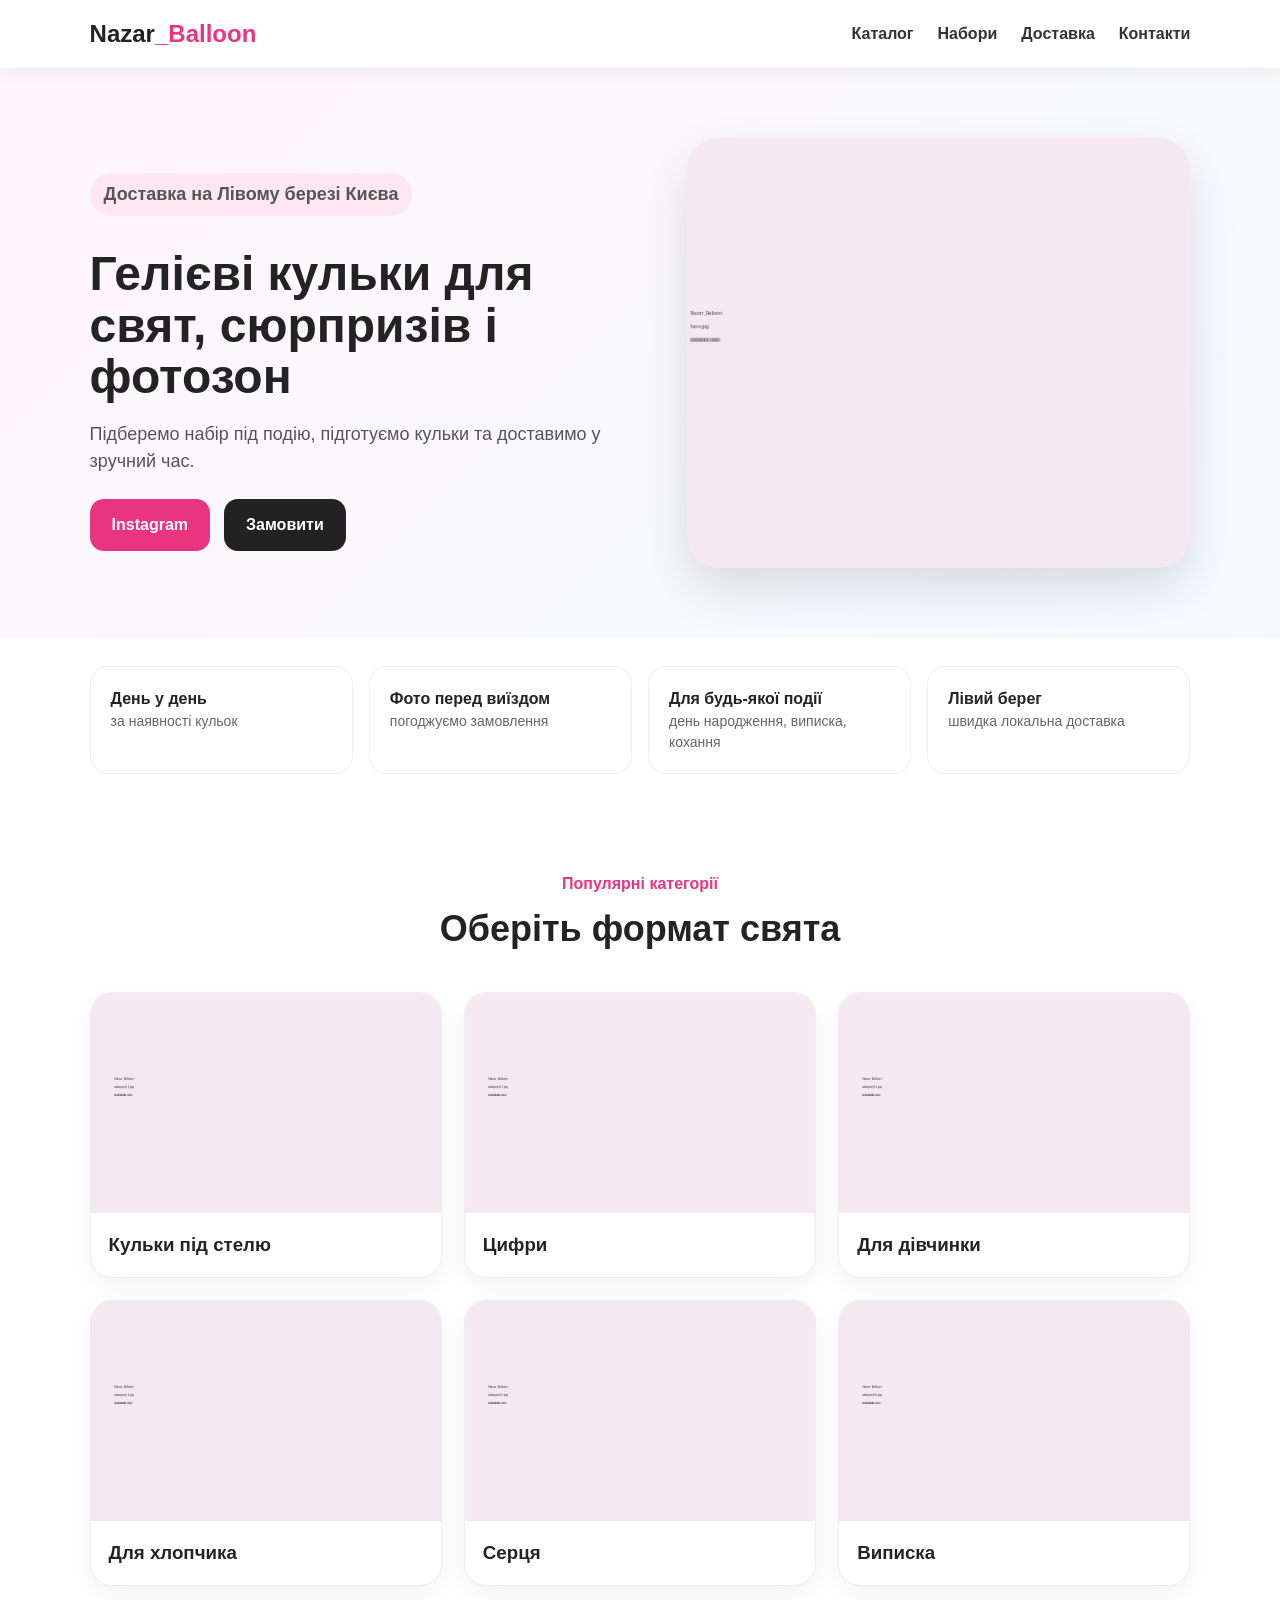
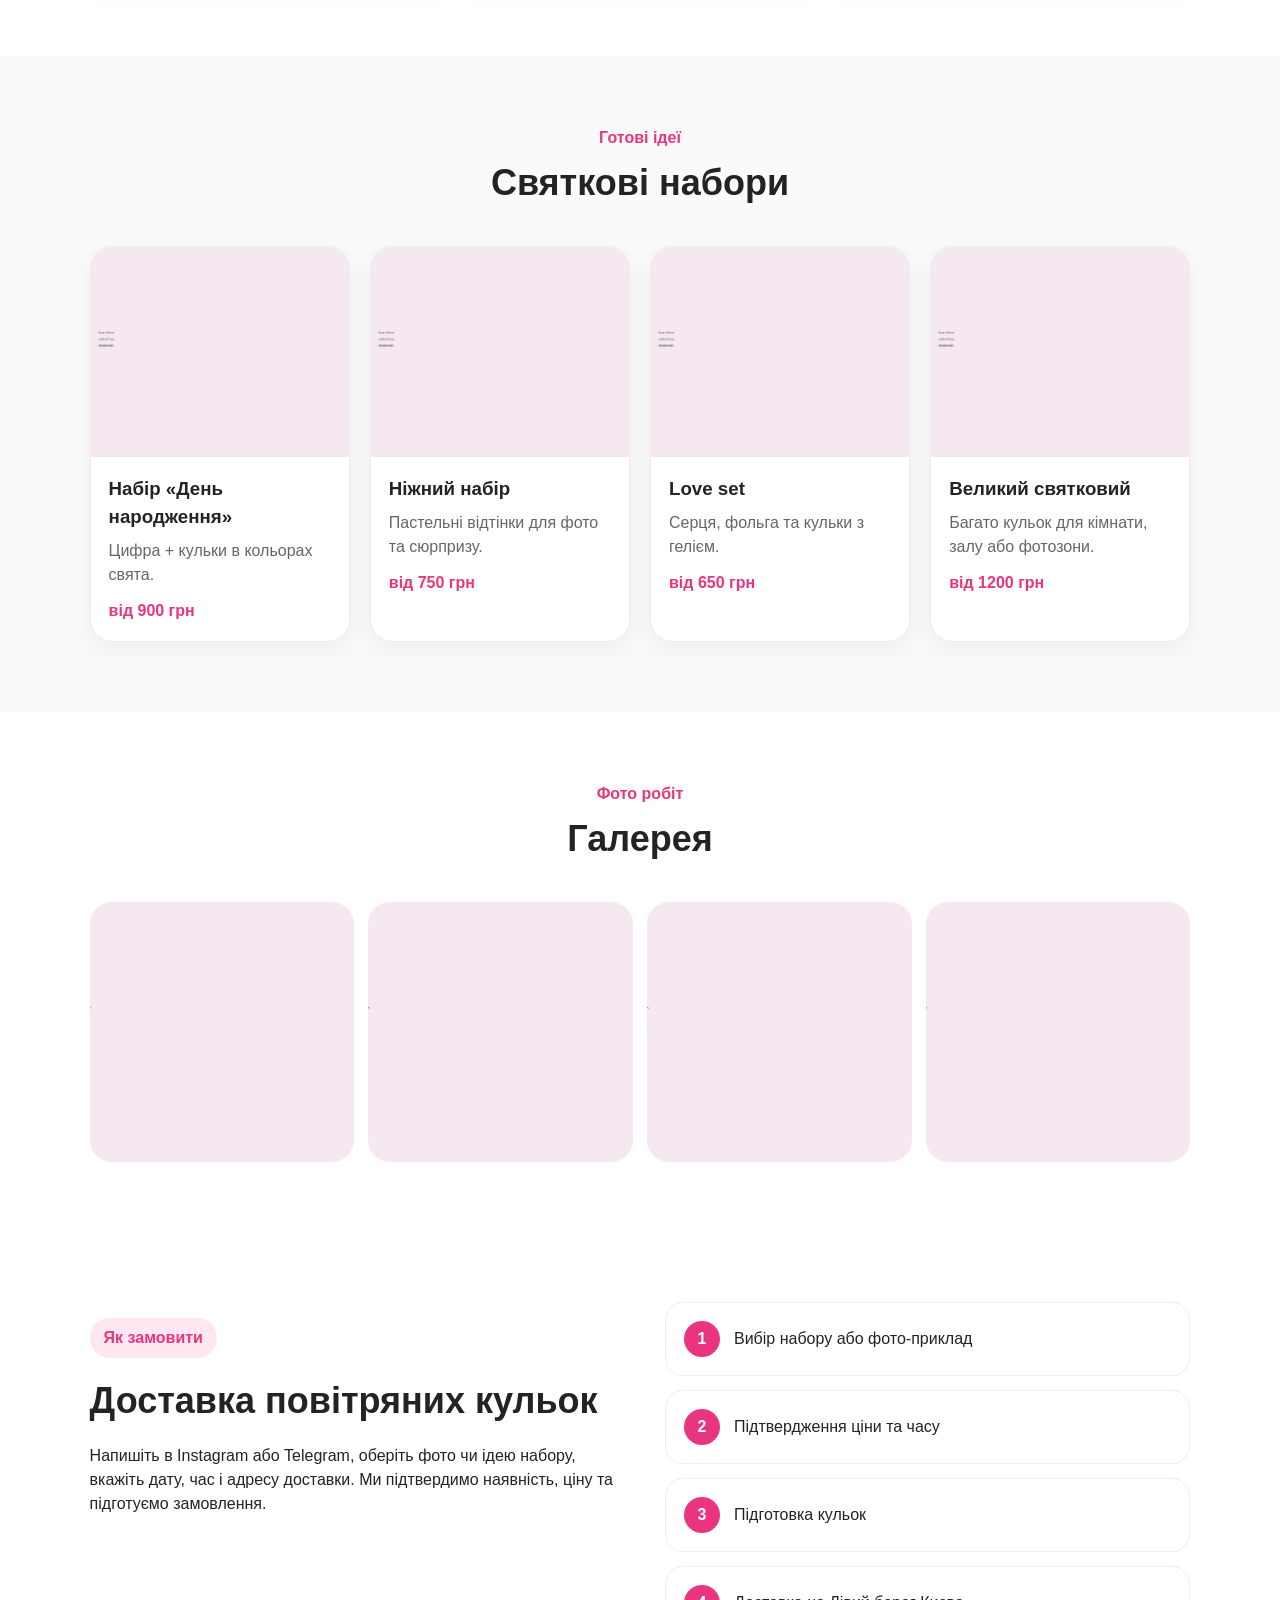
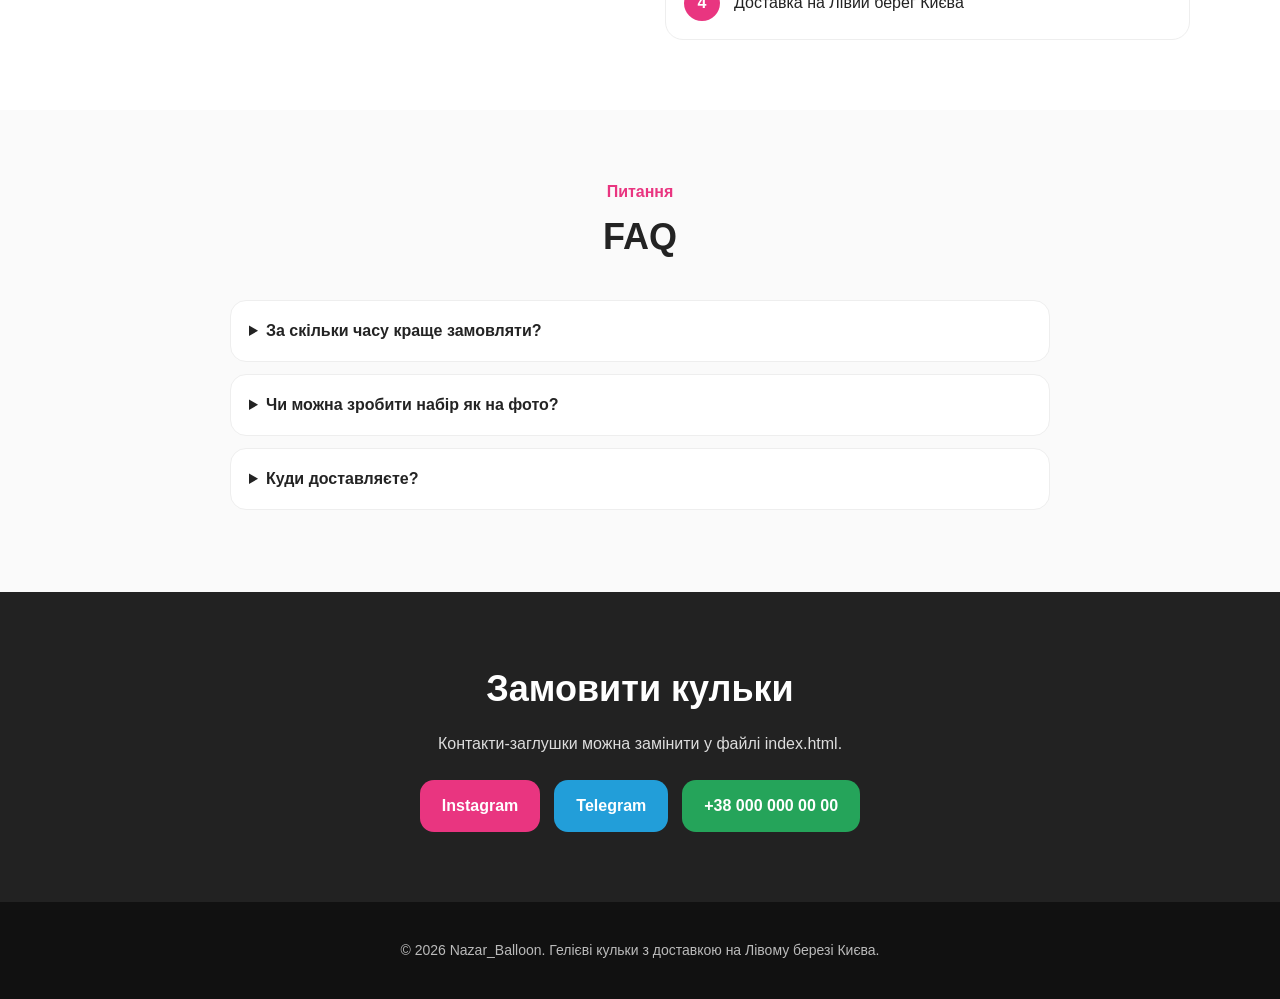
<file: index.html>
<!DOCTYPE html>
<html lang="uk">
<head>
  <meta charset="UTF-8" />
  <meta name="viewport" content="width=device-width, initial-scale=1.0" />
  <title>Nazar_Balloon — доставка гелієвих кульок на Лівому березі Києва</title>
  <meta name="description" content="Nazar_Balloon — гелієві кульки, святкові набори, цифри, фотозони та доставка повітряних кульок на Лівому березі Києва." />
  <meta name="keywords" content="гелієві кульки Київ, доставка кульок Лівий берег, повітряні кульки Київ, кульки на день народження, Nazar Balloon" />
  <link rel="stylesheet" href="style.css" />
</head>
<body>
  <header class="header">
    <a class="logo" href="#top">Nazar<span>_Balloon</span></a>
    <nav class="nav" id="nav">
      <a href="#catalog">Каталог</a>
      <a href="#sets">Набори</a>
      <a href="#delivery">Доставка</a>
      <a href="#contacts">Контакти</a>
    </nav>
    <button class="menu-btn" id="menuBtn" aria-label="Відкрити меню">☰</button>
  </header>

  <main id="top">
    <section class="hero">
      <div class="hero-text">
        <p class="badge">Доставка на Лівому березі Києва</p>
        <h1>Гелієві кульки для свят, сюрпризів і фотозон</h1>
        <p>Підберемо набір під подію, підготуємо кульки та доставимо у зручний час.</p>
        <div class="hero-actions">
          <a class="btn primary" href="https://www.instagram.com/nazar_balloon/" target="_blank">Instagram</a>
          <a class="btn secondary" href="#contacts">Замовити</a>
        </div>
      </div>
      <div class="hero-image">
        <img src="images/hero.jpg" alt="Святкові гелієві кульки Nazar_Balloon" />
      </div>
    </section>

    <section class="features">
      <div><b>День у день</b><span>за наявності кульок</span></div>
      <div><b>Фото перед виїздом</b><span>погоджуємо замовлення</span></div>
      <div><b>Для будь-якої події</b><span>день народження, виписка, кохання</span></div>
      <div><b>Лівий берег</b><span>швидка локальна доставка</span></div>
    </section>

    <section class="section" id="catalog">
      <div class="section-title">
        <p>Популярні категорії</p>
        <h2>Оберіть формат свята</h2>
      </div>
      <div class="category-grid">
        <article class="category-card"><img src="images/category01.jpg" alt="Кульки під стелю"><h3>Кульки під стелю</h3></article>
        <article class="category-card"><img src="images/category02.jpg" alt="Цифри з кульками"><h3>Цифри</h3></article>
        <article class="category-card"><img src="images/category03.jpg" alt="Набори для дівчинки"><h3>Для дівчинки</h3></article>
        <article class="category-card"><img src="images/category04.jpg" alt="Набори для хлопчика"><h3>Для хлопчика</h3></article>
        <article class="category-card"><img src="images/category05.jpg" alt="Серця та романтичні кульки"><h3>Серця</h3></article>
        <article class="category-card"><img src="images/category06.jpg" alt="Кульки на виписку"><h3>Виписка</h3></article>
      </div>
    </section>

    <section class="section light" id="sets">
      <div class="section-title">
        <p>Готові ідеї</p>
        <h2>Святкові набори</h2>
      </div>
      <div class="product-grid">
        <article class="product-card"><img src="images/product01.jpg" alt="Набір гелієвих кульок"><div><h3>Набір «День народження»</h3><p>Цифра + кульки в кольорах свята.</p><span>від 900 грн</span></div></article>
        <article class="product-card"><img src="images/product02.jpg" alt="Ніжний набір кульок"><div><h3>Ніжний набір</h3><p>Пастельні відтінки для фото та сюрпризу.</p><span>від 750 грн</span></div></article>
        <article class="product-card"><img src="images/product03.jpg" alt="Кульки сердечка"><div><h3>Love set</h3><p>Серця, фольга та кульки з гелієм.</p><span>від 650 грн</span></div></article>
        <article class="product-card"><img src="images/product04.jpg" alt="Великий святковий набір"><div><h3>Великий святковий</h3><p>Багато кульок для кімнати, залу або фотозони.</p><span>від 1200 грн</span></div></article>
      </div>
    </section>

    <section class="section">
      <div class="section-title">
        <p>Фото робіт</p>
        <h2>Галерея</h2>
      </div>
      <div class="gallery">
        <img src="images/gallery01.jpg" alt="Приклад замовлення кульок">
        <img src="images/gallery02.jpg" alt="Приклад святкового набору">
        <img src="images/gallery03.jpg" alt="Кульки для дня народження">
        <img src="images/gallery04.jpg" alt="Доставка кульок у Києві">
      </div>
    </section>

    <section class="section two-columns" id="delivery">
      <div>
        <p class="badge">Як замовити</p>
        <h2>Доставка повітряних кульок</h2>
        <p>Напишіть в Instagram або Telegram, оберіть фото чи ідею набору, вкажіть дату, час і адресу доставки. Ми підтвердимо наявність, ціну та підготуємо замовлення.</p>
      </div>
      <div class="steps">
        <div><b>1</b><span>Вибір набору або фото-приклад</span></div>
        <div><b>2</b><span>Підтвердження ціни та часу</span></div>
        <div><b>3</b><span>Підготовка кульок</span></div>
        <div><b>4</b><span>Доставка на Лівий берег Києва</span></div>
      </div>
    </section>

    <section class="section light faq">
      <div class="section-title">
        <p>Питання</p>
        <h2>FAQ</h2>
      </div>
      <details><summary>За скільки часу краще замовляти?</summary><p>Бажано за 1 день. Якщо кульки є в наявності, можливе замовлення день у день.</p></details>
      <details><summary>Чи можна зробити набір як на фото?</summary><p>Так, надішліть приклад, і ми підберемо схожі кольори та елементи.</p></details>
      <details><summary>Куди доставляєте?</summary><p>Основний район доставки — Лівий берег Києва.</p></details>
    </section>

    <section class="contacts" id="contacts">
      <h2>Замовити кульки</h2>
      <p>Контакти-заглушки можна замінити у файлі index.html.</p>
      <div class="contact-actions">
        <a class="btn primary" href="https://www.instagram.com/nazar_balloon/" target="_blank">Instagram</a>
        <a class="btn telegram" href="#">Telegram</a>
        <a class="btn phone" href="tel:+380000000000">+38 000 000 00 00</a>
      </div>
    </section>
  </main>

  <footer class="footer">
    <p>© 2026 Nazar_Balloon. Гелієві кульки з доставкою на Лівому березі Києва.</p>
  </footer>

  <script src="script.js"></script>
</body>
</html>
</file>
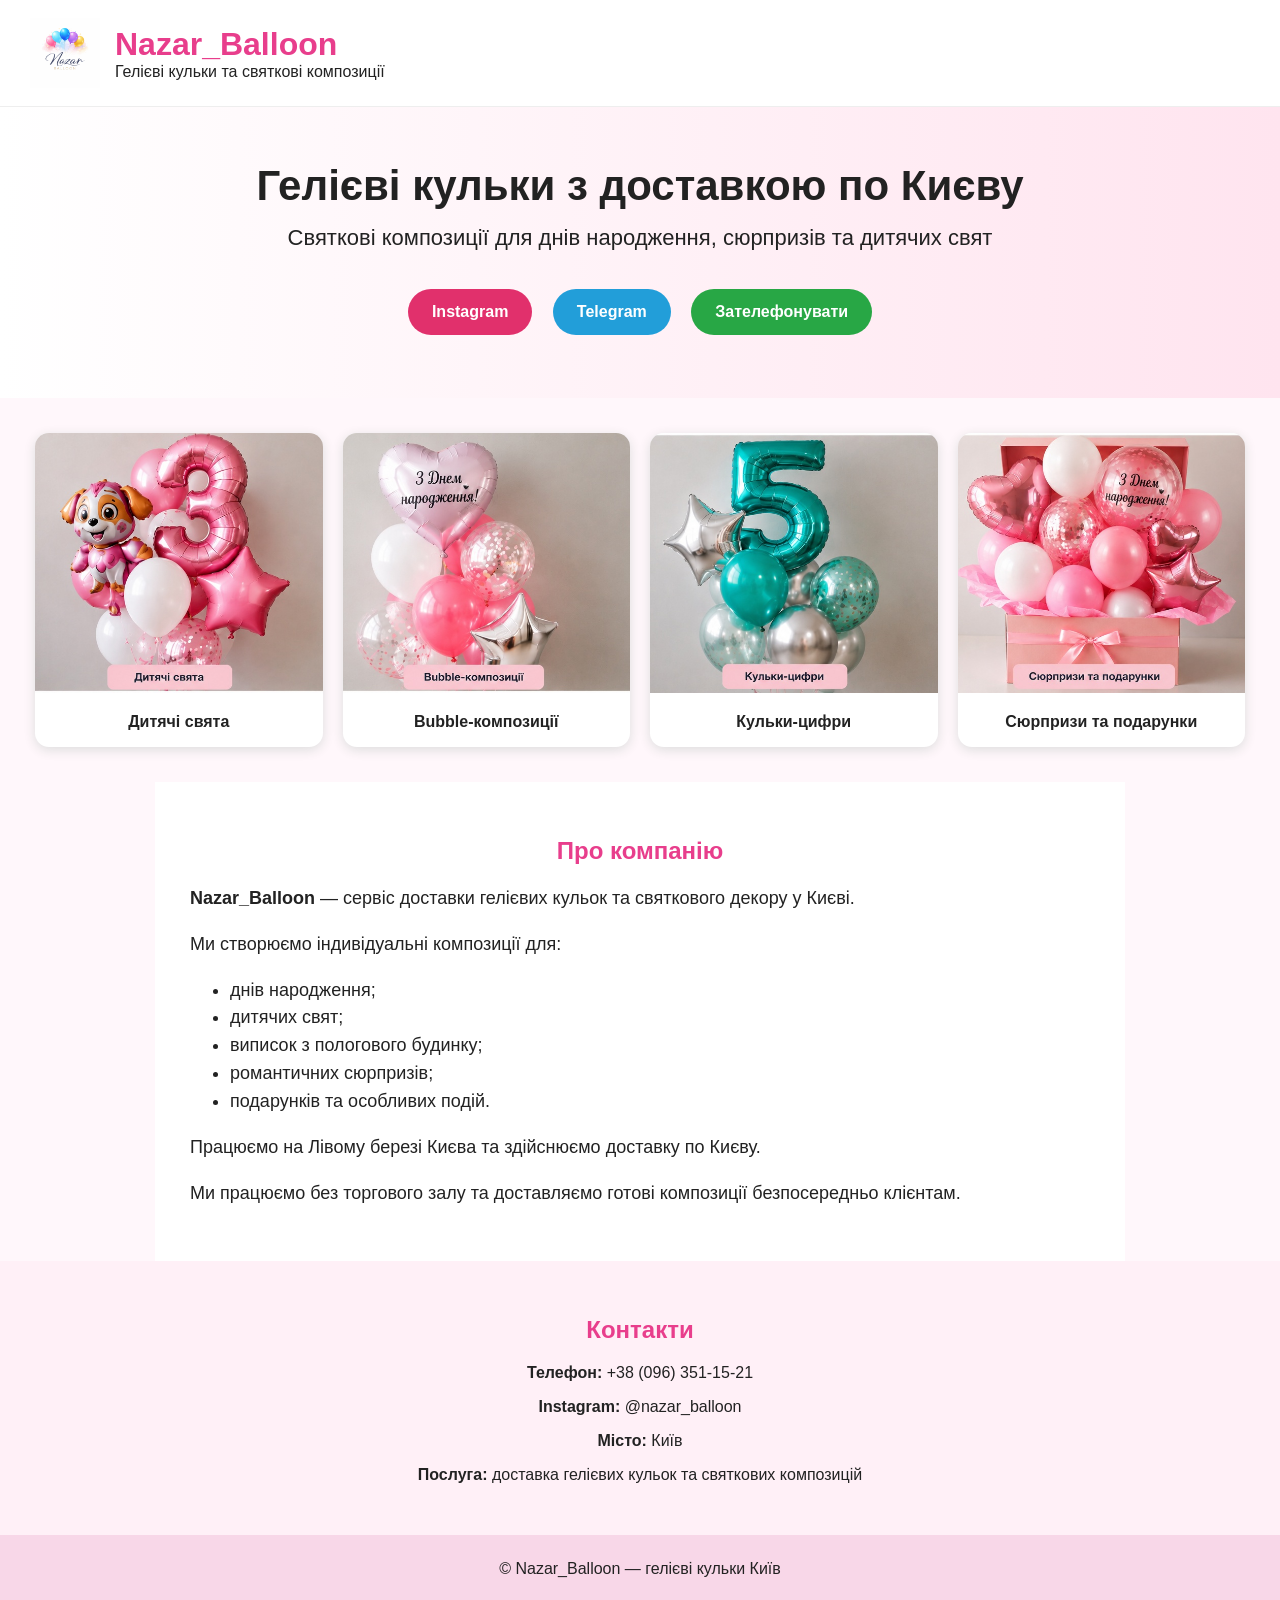
<file: nazar_balloon/index.html>
<!DOCTYPE html>
<html lang="uk">
<head>
<meta charset="UTF-8">
<meta name="viewport" content="width=device-width, initial-scale=1.0">
<title>Nazar_Balloon — гелієві кульки Київ</title>
<meta name="description" content="Nazar_Balloon — доставка гелієвих кульок та святкових композицій по Києву. Дитячі дні народження, кульки-цифри, bubble-композиції, подарунки.">
<style>
body{margin:0;font-family:Arial,sans-serif;background:#fff7fb;color:#222}
.header{padding:18px 30px;background:white;display:flex;align-items:center;gap:15px;border-bottom:1px solid #eee}
.logo{width:70px;height:70px;object-fit:contain}
.brand{font-size:32px;font-weight:bold;color:#e83e8c}
.hero{padding:55px 25px;text-align:center;background:linear-gradient(90deg,#fff,#ffe4ef)}
h1{font-size:42px;margin:0 0 15px}
.subtitle{font-size:22px;margin-bottom:30px}
.btn{display:inline-block;margin:8px;padding:14px 24px;border-radius:30px;color:white;text-decoration:none;font-weight:bold}
.instagram{background:#e1306c}
.telegram{background:#229ed9}
.phone{background:#28a745}
.gallery{display:grid;grid-template-columns:repeat(auto-fit,minmax(220px,1fr));gap:20px;padding:35px}
.card{background:white;border-radius:14px;box-shadow:0 3px 12px #ddd;overflow:hidden;text-align:center}
.card img{width:100%;height:260px;object-fit:cover;background:#f2f2f2}
.card p{font-weight:bold}
.info{padding:35px;text-align:left;background:white;max-width:900px;margin:0 auto}
.info h2{text-align:center;color:#e83e8c}
.info p,.info li{font-size:18px;line-height:1.55}
.contact{padding:35px;text-align:center;background:#fff0f7}
.contact h2{color:#e83e8c}
.footer{padding:25px;text-align:center;background:#f8d7e8}
@media(max-width:600px){h1{font-size:30px}.brand{font-size:26px}.header{padding:14px}.hero{padding:35px 15px}.info p,.info li{font-size:16px}}
</style>
</head>
<body>

<header class="header">
  <img src="logo.png" alt="Nazar_Balloon logo" class="logo">
  <div>
    <div class="brand">Nazar_Balloon</div>
    <div>Гелієві кульки та святкові композиції</div>
  </div>
</header>

<section class="hero">
  <h1>Гелієві кульки з доставкою по Києву</h1>
  <div class="subtitle">Святкові композиції для днів народження, сюрпризів та дитячих свят</div>

  <a class="btn instagram" href="https://www.instagram.com/nazar_balloon/" target="_blank">Instagram</a>
  <a class="btn telegram" href="https://t.me/nazar_balloon" target="_blank">Telegram</a>
  <a class="btn phone" href="tel:+380963511521">Зателефонувати</a>
</section>

<section class="gallery">
  <div class="card">
    <img src="photo1.jpg" alt="Гелієві кульки Nazar_Balloon фото 1">
    <p>Дитячі свята</p>
  </div>
  <div class="card">
    <img src="photo2.jpg" alt="Bubble-композиції Nazar_Balloon">
    <p>Bubble-композиції</p>
  </div>
  <div class="card">
    <img src="photo3.jpg" alt="Кульки-цифри Nazar_Balloon">
    <p>Кульки-цифри</p>
  </div>
  <div class="card">
    <img src="photo4.jpg" alt="Подарункові кульки Nazar_Balloon">
    <p>Сюрпризи та подарунки</p>
  </div>
</section>

<section class="info">
  <h2>Про компанію</h2>
  <p><b>Nazar_Balloon</b> — сервіс доставки гелієвих кульок та святкового декору у Києві.</p>
  <p>Ми створюємо індивідуальні композиції для:</p>
  <ul>
    <li>днів народження;</li>
    <li>дитячих свят;</li>
    <li>виписок з пологового будинку;</li>
    <li>романтичних сюрпризів;</li>
    <li>подарунків та особливих подій.</li>
  </ul>
  <p>Працюємо на Лівому березі Києва та здійснюємо доставку по Києву.</p>
  <p>Ми працюємо без торгового залу та доставляємо готові композиції безпосередньо клієнтам.</p>
</section>

<section class="contact">
  <h2>Контакти</h2>
  <p><b>Телефон:</b> +38 (096) 351-15-21</p>
  <p><b>Instagram:</b> @nazar_balloon</p>
  <p><b>Місто:</b> Київ</p>
  <p><b>Послуга:</b> доставка гелієвих кульок та святкових композицій</p>
</section>

<footer class="footer">
  © Nazar_Balloon — гелієві кульки Київ
</footer>

</body>
</html>
</file>
<file: style.css>
*{box-sizing:border-box}html{scroll-behavior:smooth}body{margin:0;font-family:Arial,Helvetica,sans-serif;color:#232323;background:#fff;line-height:1.5}.header{position:sticky;top:0;z-index:10;display:flex;align-items:center;justify-content:space-between;padding:16px 7%;background:rgba(255,255,255,.95);box-shadow:0 4px 18px rgba(0,0,0,.06)}.logo{font-size:24px;font-weight:800;text-decoration:none;color:#222}.logo span{color:#e93580}.nav{display:flex;gap:24px}.nav a{text-decoration:none;color:#333;font-weight:600}.menu-btn{display:none;border:0;background:#f4f4f4;border-radius:10px;padding:8px 12px;font-size:22px}.hero{display:grid;grid-template-columns:1.05fr .95fr;gap:40px;align-items:center;padding:70px 7%;background:linear-gradient(135deg,#fff6fb,#f4fbff)}.hero h1{font-size:48px;line-height:1.08;margin:14px 0}.hero p{font-size:18px;color:#555}.badge{display:inline-block;color:#e93580;background:#ffe7f1;border-radius:999px;padding:8px 14px;font-weight:700}.hero-actions,.contact-actions{display:flex;gap:14px;flex-wrap:wrap;margin-top:24px}.btn{display:inline-block;padding:14px 22px;border-radius:14px;text-decoration:none;font-weight:800}.primary{background:#e93580;color:#fff}.secondary{background:#222;color:#fff}.telegram{background:#229ed9;color:#fff}.phone{background:#25a45a;color:#fff}.hero-image img,.category-card img,.product-card img,.gallery img{width:100%;display:block;object-fit:cover;background:#eee}.hero-image img{height:430px;border-radius:32px;box-shadow:0 22px 50px rgba(0,0,0,.12)}.features{display:grid;grid-template-columns:repeat(4,1fr);gap:16px;padding:28px 7%;background:#fff}.features div{padding:20px;border:1px solid #eee;border-radius:18px}.features b,.features span{display:block}.features span{color:#666;font-size:14px}.section{padding:70px 7%}.section.light{background:#fafafa}.section-title{text-align:center;max-width:650px;margin:0 auto 36px}.section-title p{color:#e93580;font-weight:800;margin:0 0 6px}.section-title h2,.contacts h2,.two-columns h2{font-size:36px;margin:0}.category-grid{display:grid;grid-template-columns:repeat(3,1fr);gap:22px}.category-card,.product-card{background:#fff;border:1px solid #eee;border-radius:22px;overflow:hidden;box-shadow:0 8px 26px rgba(0,0,0,.05)}.category-card img{height:220px}.category-card h3{padding:18px;margin:0}.product-grid{display:grid;grid-template-columns:repeat(4,1fr);gap:20px}.product-card img{height:210px}.product-card div{padding:18px}.product-card h3{margin:0 0 8px}.product-card p{color:#666;margin:0 0 12px}.product-card span{font-weight:900;color:#e93580}.gallery{display:grid;grid-template-columns:repeat(4,1fr);gap:14px}.gallery img{height:260px;border-radius:22px}.two-columns{display:grid;grid-template-columns:1fr 1fr;gap:50px;align-items:start}.steps{display:grid;gap:14px}.steps div{display:flex;gap:14px;align-items:center;background:#fff;border:1px solid #eee;border-radius:18px;padding:18px}.steps b{display:grid;place-items:center;min-width:36px;height:36px;border-radius:50%;background:#e93580;color:#fff}.faq details{max-width:820px;margin:12px auto;background:#fff;border:1px solid #eee;border-radius:16px;padding:18px}.faq summary{font-weight:800;cursor:pointer}.contacts{text-align:center;padding:70px 7%;background:#222;color:#fff}.contacts p{color:#ddd}.contact-actions{justify-content:center}.footer{text-align:center;padding:24px 7%;background:#111;color:#bbb;font-size:14px}@media(max-width:900px){.nav{position:absolute;top:64px;right:7%;left:7%;display:none;flex-direction:column;background:#fff;border-radius:18px;padding:20px;box-shadow:0 14px 35px rgba(0,0,0,.12)}.nav.open{display:flex}.menu-btn{display:block}.hero,.two-columns{grid-template-columns:1fr}.hero h1{font-size:36px}.features,.category-grid,.product-grid,.gallery{grid-template-columns:1fr 1fr}.product-grid{gap:14px}}@media(max-width:560px){.header{padding:14px 5%}.hero,.section,.contacts{padding-left:5%;padding-right:5%}.hero{padding-top:42px}.hero h1{font-size:31px}.hero-image img{height:310px;border-radius:24px}.features{grid-template-columns:1fr;padding:20px 5%}.category-grid,.product-grid,.gallery{grid-template-columns:1fr}.category-card img,.product-card img,.gallery img{height:240px}.btn{width:100%;text-align:center}.section-title h2,.contacts h2,.two-columns h2{font-size:28px}}
</file>
